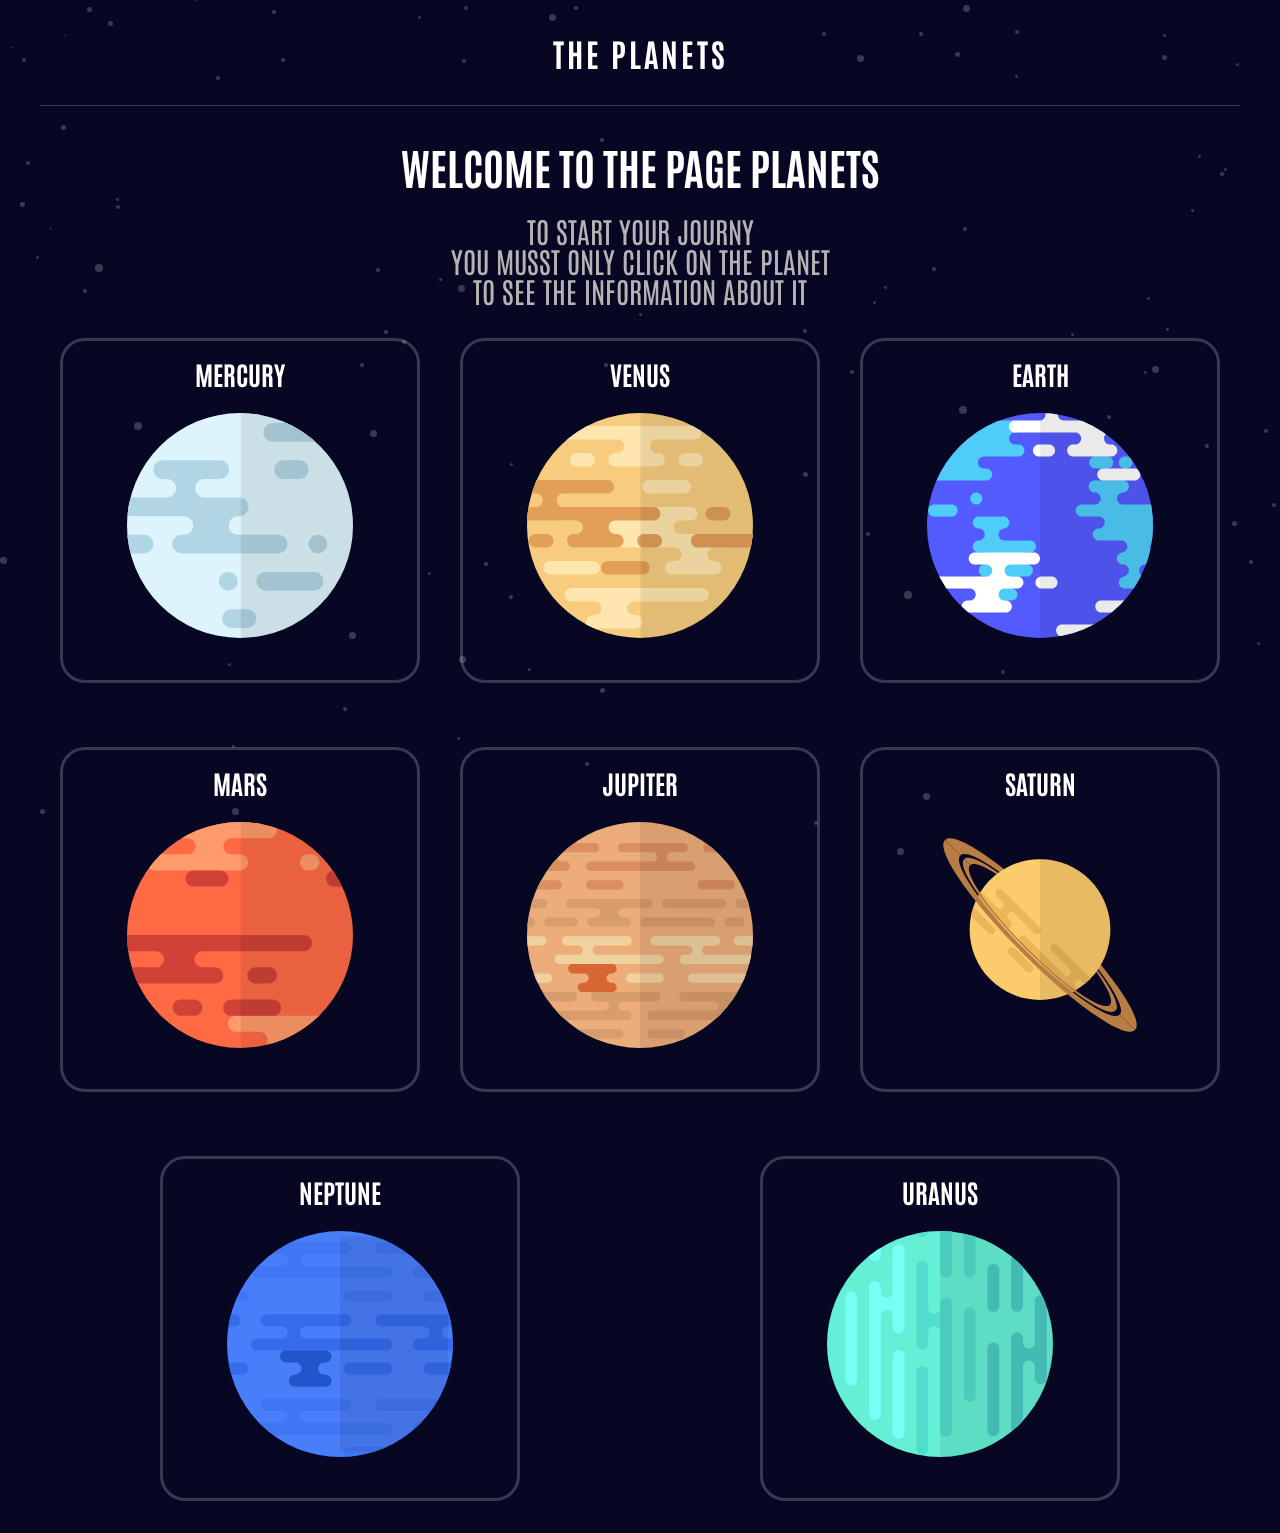
<file: index.html>
<!DOCTYPE html>
<html lang="en">
<head>
    <meta charset="UTF-8">
    <meta name="viewport" content="width=device-width, initial-scale=1.0">
    <meta name="description" content="the main page of the planets website">
    <meta name="author" content="Mohammad Amin Shikhani">
    <link rel="icon" type="image/png" sizes="32x32" href="./imgs/favicon-32x32.png">
    <title>THE PLANETS</title>
    <link rel="stylesheet" href="index.css">
    </head>
<body>
    <div class="background"></div>
    <div class="container">
        <header>
            <h1>THE PLANETS</h1>
        </header>
        <div class="title">
            <h2>welcome to the page planets</h2>
            <p>to start your journy</p>
            <p>you musst only click on the planet</p>
            <p>to see the information about it</p>
        </div>
        <main>
            <section>
                <a href="mercury.html">
                    <h3>mercury</h3>
                    <img src="imgs/planet-mercury.svg" alt="">
                </a>
            </section>
            <section>
                <a href="venus.html">
                    <h3>venus</h3>
                    <img src="imgs/planet-venus.svg" alt="">
                </a>
            </section>
            <section>
                <a href="earth.html">
                    <h3>earth</h3>
                    <img src="imgs/planet-earth.svg" alt="">
                </a>
            </section>
            <section>
                <a href="mars.html">
                    <h3>mars</h3>
                    <img src="imgs/planet-mars.svg" alt="">
                </a>
            </section>
            <section>
                <a href="jupiter.html">
                    <h3>jupiter</h3>
                    <img src="imgs/planet-jupiter.svg" alt="">
                </a>
            </section>
            <section>
                <a href="saturn.html">
                    <h3>saturn</h3>
                    <img src="imgs/planet-saturn.svg" alt="">
                </a>
            </section>
            <section>
                <a href="neptune.html">
                    <h3>neptune</h3>
                    <img src="imgs/planet-neptune.svg" alt="">
                </a>
            </section>
            <section>
                <a href="uranus.html">
                    <h3>uranus</h3>
                    <img src="imgs/planet-uranus.svg" alt="">
                </a>
            </section>
        </main>
    </div>
</body>
</html>
</file>
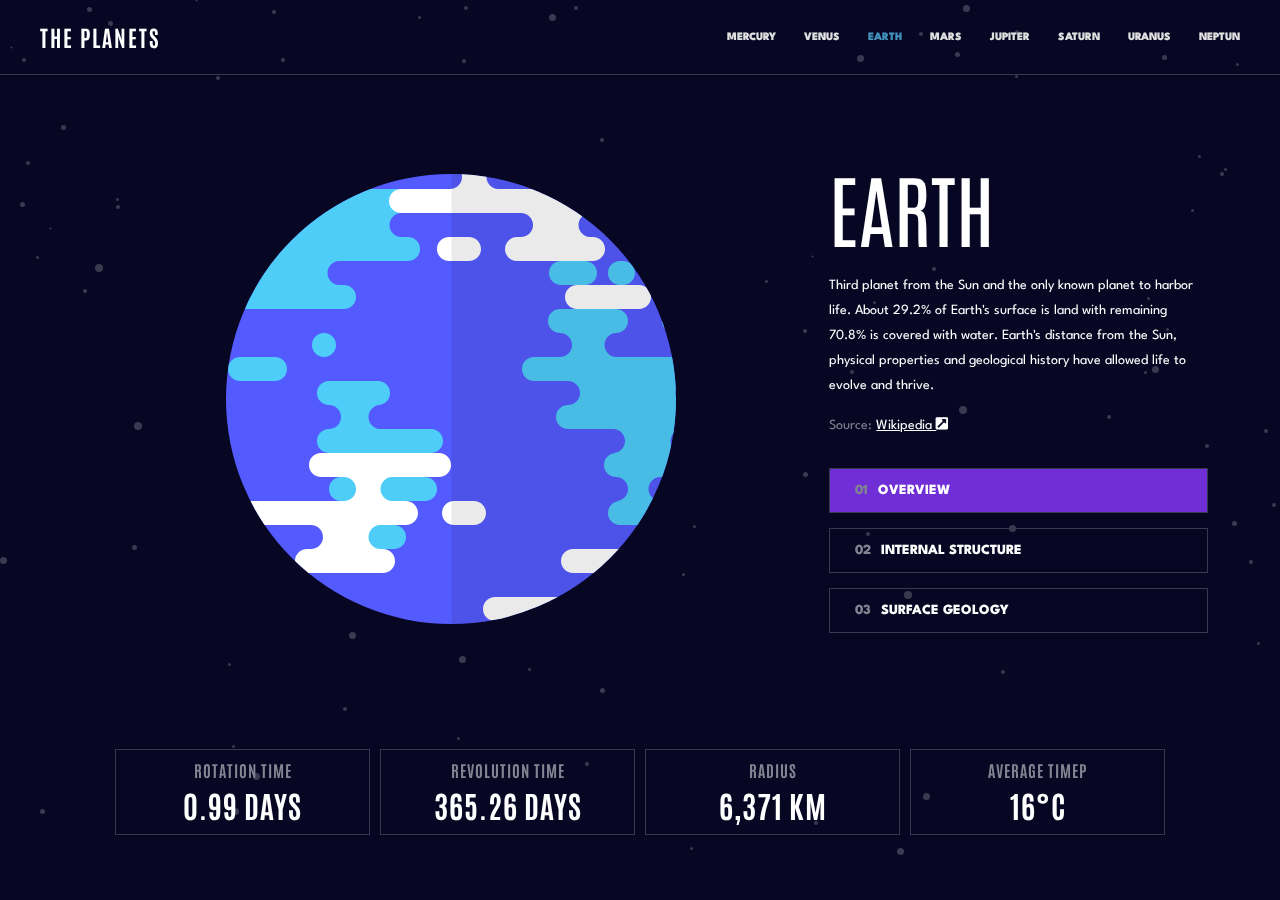
<file: earth.html>
<!DOCTYPE html>
<html lang="en">
<head>
  <meta charset="UTF-8">
  <meta name="viewport" content="width=device-width, initial-scale=1.0">
  <meta name="description" content="information about earth planet">
  <meta name="author" content="Mohammad Amin Shikhani">
  <link rel="icon" type="image/png" sizes="32x32" href="./imgs/favicon-32x32.png">
  <title>EARTH</title>
  <link rel="stylesheet" href="css/main.css">
  <link rel="stylesheet" href="https://cdnjs.cloudflare.com/ajax/libs/font-awesome/5.15.3/css/all.min.css">
</head>
<body>
  <div class="background"></div>
  <header>
    <div class="container">
      <div class="hero">
        <h1>the planets</h1>
      </div>
      <div class="ham_menu hide_desktop"><i class="fas fa-bars fa-2x"></i></div>
      <nav>
        <ul>
          <li><a href="mercury.html">mercury</a></li>
          <li><a href="venus.html">venus</a></li>
          <li><a href="earth.html">earth</a></li>
          <li><a href="mars.html">mars</a></li>
          <li><a href="jupiter.html">jupiter</a></li>
          <li><a href="saturn.html">saturn</a></li>
          <li><a href="uranus.html">uranus</a></li>
          <li><a href="neptune.html">neptun</a></li>
        </ul>
      </nav>
    </div>
  </header>
  <main>
    <div class="planet ">
      <img src="" alt="" class="pla">
      <img src="" alt="" class="geo">
    </div>
    <div class="info">
      <div class="left">
        <h1></h1>
        <div class="planet_info " id="overview"  ></div>
        <div class="planet_info " id="structure" style="display: none;"></div>
        <div class="planet_info"  id="geology"   style="display: none;"></div>
      </div>
      <div class="buttons">
        <div class="overview"><span>01</span>overview</div>
        <div class="structure"><span>02</span>internal structure</div>
        <div class="geology"><span>03</span>surface geology</div>
      </div>
    </div>
  </main>
  <div class="boxes">
    <div class="box rotation">
      <h3>rotation time</h3>
      <h2></h2>
    </div>
    <div class="box revolution">
      <h3>revolution time</h3>
      <h2></h2>
    </div>
    <div class="box radius">
      <h3>radius</h3>
      <h2></h2>
    </div>
    <div class="box temperature">
      <h3>average timep</h3>
      <h2></h2>
    </div>
  </div>
  <script src="https://cdnjs.cloudflare.com/ajax/libs/jquery/3.6.0/jquery.min.js"></script>
  <script src="https://cdnjs.cloudflare.com/ajax/libs/gsap/3.7.1/gsap.min.js"></script>
  <script src="js/main.js"></script>
</body>
</html>
</file>
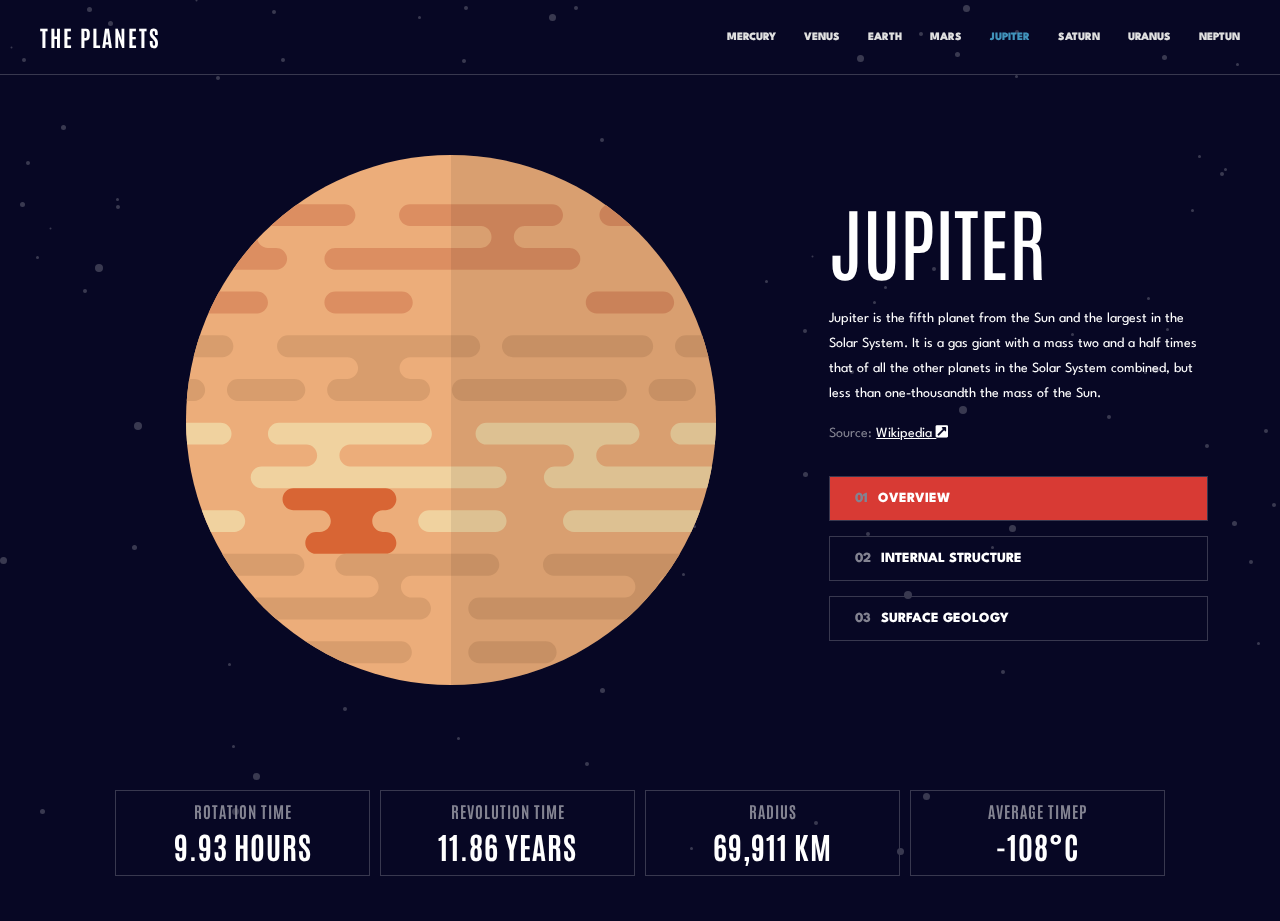
<file: jupiter.html>
<!DOCTYPE html>
<html lang="en">
<head>
  <meta charset="UTF-8">
  <meta name="viewport" content="width=device-width, initial-scale=1.0">
  <meta name="description" content="information about jupiter planet">
  <meta name="author" content="Mohammad Amin Shikhani">
  <link rel="icon" type="image/png" sizes="32x32" href="./imgs/favicon-32x32.png">
  <title>JUPITER</title>
  <link rel="stylesheet" href="css/main.css">
  <link rel="stylesheet" href="https://cdnjs.cloudflare.com/ajax/libs/font-awesome/5.15.3/css/all.min.css">
</head>
<body>
  <div class="background"></div>
  <header>
    <div class="container">
      <div class="hero">
        <h1>the planets</h1>
      </div>
      <div class="ham_menu hide_desktop"><i class="fas fa-bars fa-2x"></i></div>
      <nav>
        <ul>
          <li><a href="mercury.html">mercury</a></li>
          <li><a href="venus.html">venus</a></li>
          <li><a href="earth.html">earth</a></li>
          <li><a href="mars.html">mars</a></li>
          <li><a href="jupiter.html">jupiter</a></li>
          <li><a href="saturn.html">saturn</a></li>
          <li><a href="uranus.html">uranus</a></li>
          <li><a href="neptune.html">neptun</a></li>
        </ul>
      </nav>
    </div>
  </header>
  <main>
    <div class="planet ">
      <img src="" alt="" class="pla">
      <img src="" alt="" class="geo">
    </div>
    <div class="info">
      <div class="left">
        <h1></h1>
        <div class="planet_info " id="overview"  ></div>
        <div class="planet_info " id="structure" style="display: none;"></div>
        <div class="planet_info"  id="geology"   style="display: none;"></div>
      </div>
      <div class="buttons">
        <div class="overview"><span>01</span>overview</div>
        <div class="structure"><span>02</span>internal structure</div>
        <div class="geology"><span>03</span>surface geology</div>
      </div>
    </div>
  </main>
  <div class="boxes">
    <div class="box rotation">
      <h3>rotation time</h3>
      <h2></h2>
    </div>
    <div class="box revolution">
      <h3>revolution time</h3>
      <h2></h2>
    </div>
    <div class="box radius">
      <h3>radius</h3>
      <h2></h2>
    </div>
    <div class="box temperature">
      <h3>average timep</h3>
      <h2></h2>
    </div>
  </div>
  <script src="https://cdnjs.cloudflare.com/ajax/libs/jquery/3.6.0/jquery.min.js"></script>
  <script src="https://cdnjs.cloudflare.com/ajax/libs/gsap/3.7.1/gsap.min.js"></script>
  <script src="js/main.js"></script>
</body>
</html>
</file>
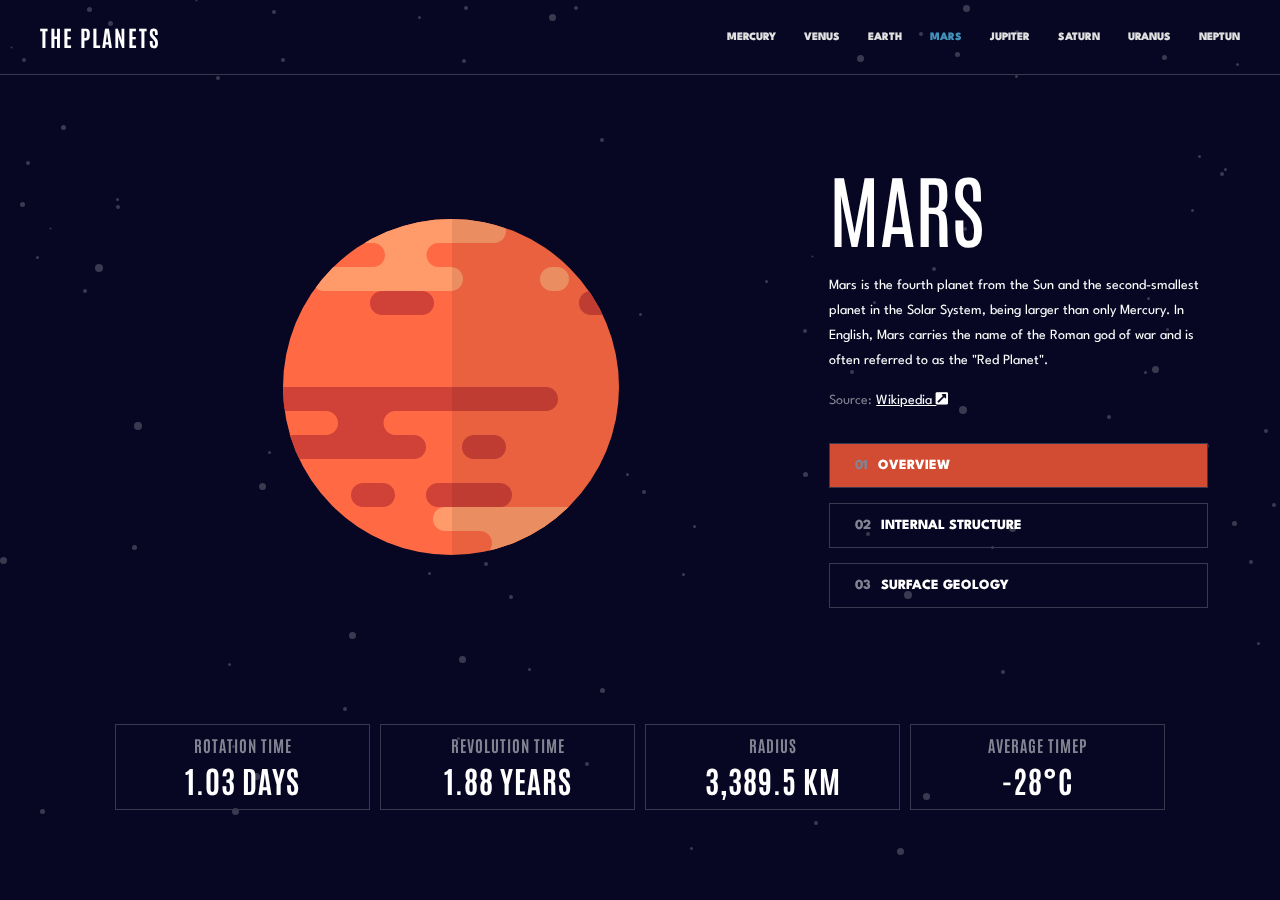
<file: mars.html>
<!DOCTYPE html>
<html lang="en">
<head>
  <meta charset="UTF-8">
  <meta name="viewport" content="width=device-width, initial-scale=1.0">
  <meta name="description" content="information about mars planet">
  <meta name="author" content="Mohammad Amin Shikhani">
  <link rel="icon" type="image/png" sizes="32x32" href="./imgs/favicon-32x32.png">
  <title>MARS</title>
  <link rel="stylesheet" href="css/main.css">
  <link rel="stylesheet" href="https://cdnjs.cloudflare.com/ajax/libs/font-awesome/5.15.3/css/all.min.css">
</head>
<body>
  <div class="background"></div>
  <header>
    <div class="container">
      <div class="hero">
        <h1>the planets</h1>
      </div>
      <div class="ham_menu hide_desktop"><i class="fas fa-bars fa-2x"></i></div>
      <nav>
        <ul>
          <li><a href="mercury.html">mercury</a></li>
          <li><a href="venus.html">venus</a></li>
          <li><a href="earth.html">earth</a></li>
          <li><a href="mars.html">mars</a></li>
          <li><a href="jupiter.html">jupiter</a></li>
          <li><a href="saturn.html">saturn</a></li>
          <li><a href="uranus.html">uranus</a></li>
          <li><a href="neptune.html">neptun</a></li>
        </ul>
      </nav>
    </div>
  </header>
  <main>
    <div class="planet ">
      <img src="" alt="" class="pla">
      <img src="" alt="" class="geo">
    </div>
    <div class="info">
      <div class="left">
        <h1></h1>
        <div class="planet_info " id="overview"  ></div>
        <div class="planet_info " id="structure" style="display: none;"></div>
        <div class="planet_info"  id="geology"   style="display: none;"></div>
      </div>
      <div class="buttons">
        <div class="overview"><span>01</span>overview</div>
        <div class="structure"><span>02</span>internal structure</div>
        <div class="geology"><span>03</span>surface geology</div>
      </div>
    </div>
  </main>
  <div class="boxes">
    <div class="box rotation">
      <h3>rotation time</h3>
      <h2></h2>
    </div>
    <div class="box revolution">
      <h3>revolution time</h3>
      <h2></h2>
    </div>
    <div class="box radius">
      <h3>radius</h3>
      <h2></h2>
    </div>
    <div class="box temperature">
      <h3>average timep</h3>
      <h2></h2>
    </div>
  </div>
  <script src="https://cdnjs.cloudflare.com/ajax/libs/jquery/3.6.0/jquery.min.js"></script>
  <script src="https://cdnjs.cloudflare.com/ajax/libs/gsap/3.7.1/gsap.min.js"></script>
  <script src="js/main.js"></script>
</body>
</html>
</file>
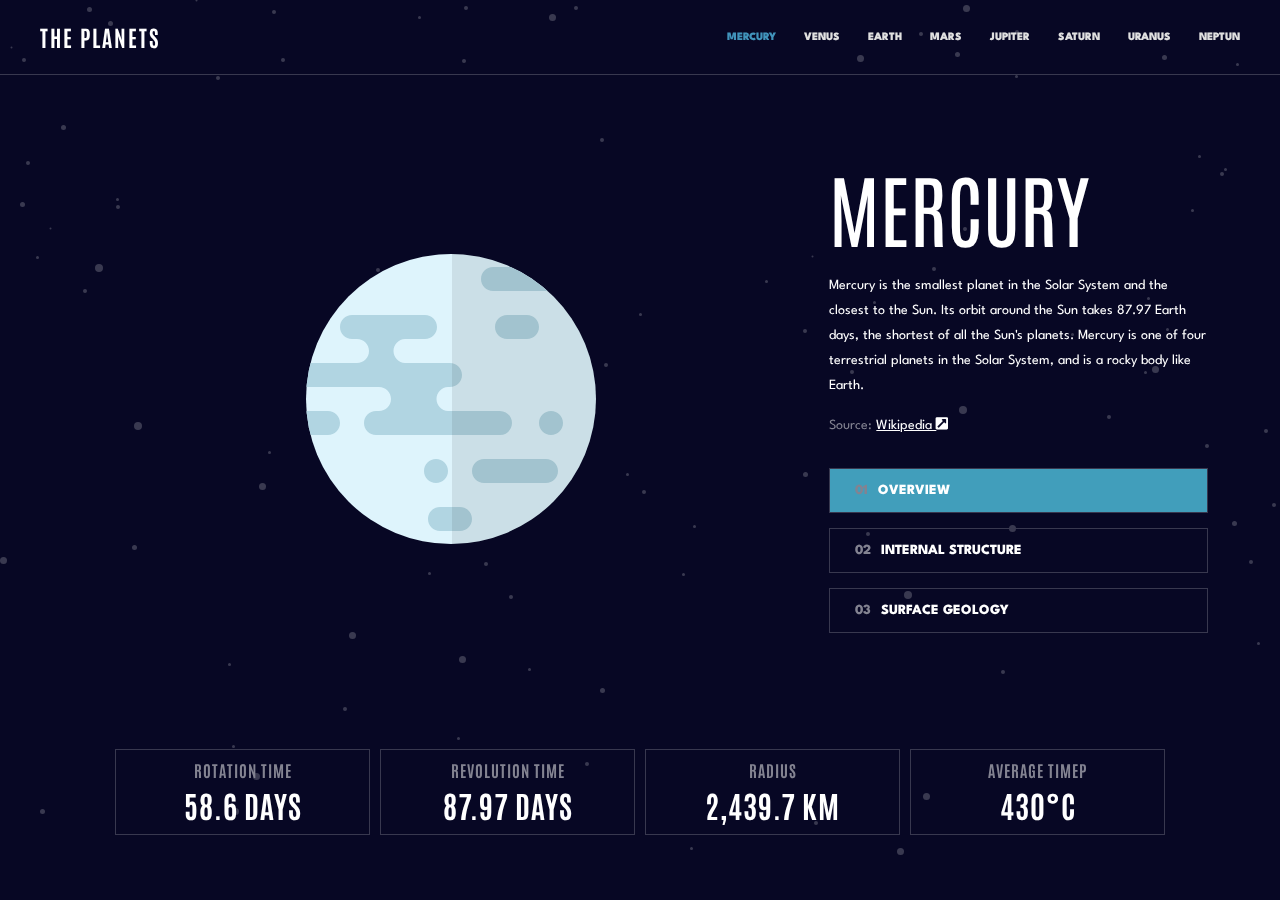
<file: mercury.html>
<!DOCTYPE html>
<html lang="en">
<head>
  <meta charset="UTF-8">
  <meta name="viewport" content="width=device-width, initial-scale=1.0">
  <meta name="description" content="information about mercury planet">
  <meta name="author" content="Mohammad Amin Shikhani">
  <link rel="icon" type="image/png" sizes="32x32" href="./imgs/favicon-32x32.png">
  <title>MERCURY</title>
  <link rel="stylesheet" href="css/main.css">
  <link rel="stylesheet" href="https://cdnjs.cloudflare.com/ajax/libs/font-awesome/5.15.3/css/all.min.css">
</head>
<body>
  <div class="background"></div>
  <header>
    <div class="container">
      <div class="hero">
        <h1>the planets</h1>
      </div>
      <div class="ham_menu hide_desktop"><i class="fas fa-bars fa-2x"></i></div>
      <nav>
        <ul>
          <li><a href="mercury.html">mercury</a></li>
          <li><a href="venus.html">venus</a></li>
          <li><a href="earth.html">earth</a></li>
          <li><a href="mars.html">mars</a></li>
          <li><a href="jupiter.html">jupiter</a></li>
          <li><a href="saturn.html">saturn</a></li>
          <li><a href="uranus.html">uranus</a></li>
          <li><a href="neptune.html">neptun</a></li>
        </ul>
      </nav>
    </div>
  </header>
  <main>
    <div class="planet ">
      <img src="" alt="" class="pla">
      <img src="" alt="" class="geo">
    </div>
    <div class="info">
      <div class="left">
        <h1></h1>
        <div class="planet_info " id="overview"  ></div>
        <div class="planet_info " id="structure" style="display: none;"></div>
        <div class="planet_info"  id="geology"   style="display: none;"></div>
      </div>
      <div class="buttons">
        <div class="overview"><span>01</span>overview</div>
        <div class="structure"><span>02</span>internal structure</div>
        <div class="geology"><span>03</span>surface geology</div>
      </div>
    </div>
  </main>
  <div class="boxes">
    <div class="box rotation">
      <h3>rotation time</h3>
      <h2></h2>
    </div>
    <div class="box revolution">
      <h3>revolution time</h3>
      <h2></h2>
    </div>
    <div class="box radius">
      <h3>radius</h3>
      <h2></h2>
    </div>
    <div class="box temperature">
      <h3>average timep</h3>
      <h2></h2>
    </div>
  </div>
  <script src="https://cdnjs.cloudflare.com/ajax/libs/jquery/3.6.0/jquery.min.js"></script>
  <script src="https://cdnjs.cloudflare.com/ajax/libs/gsap/3.7.1/gsap.min.js"></script>
  <script src="js/main.js"></script>
</body>
</html>
</file>
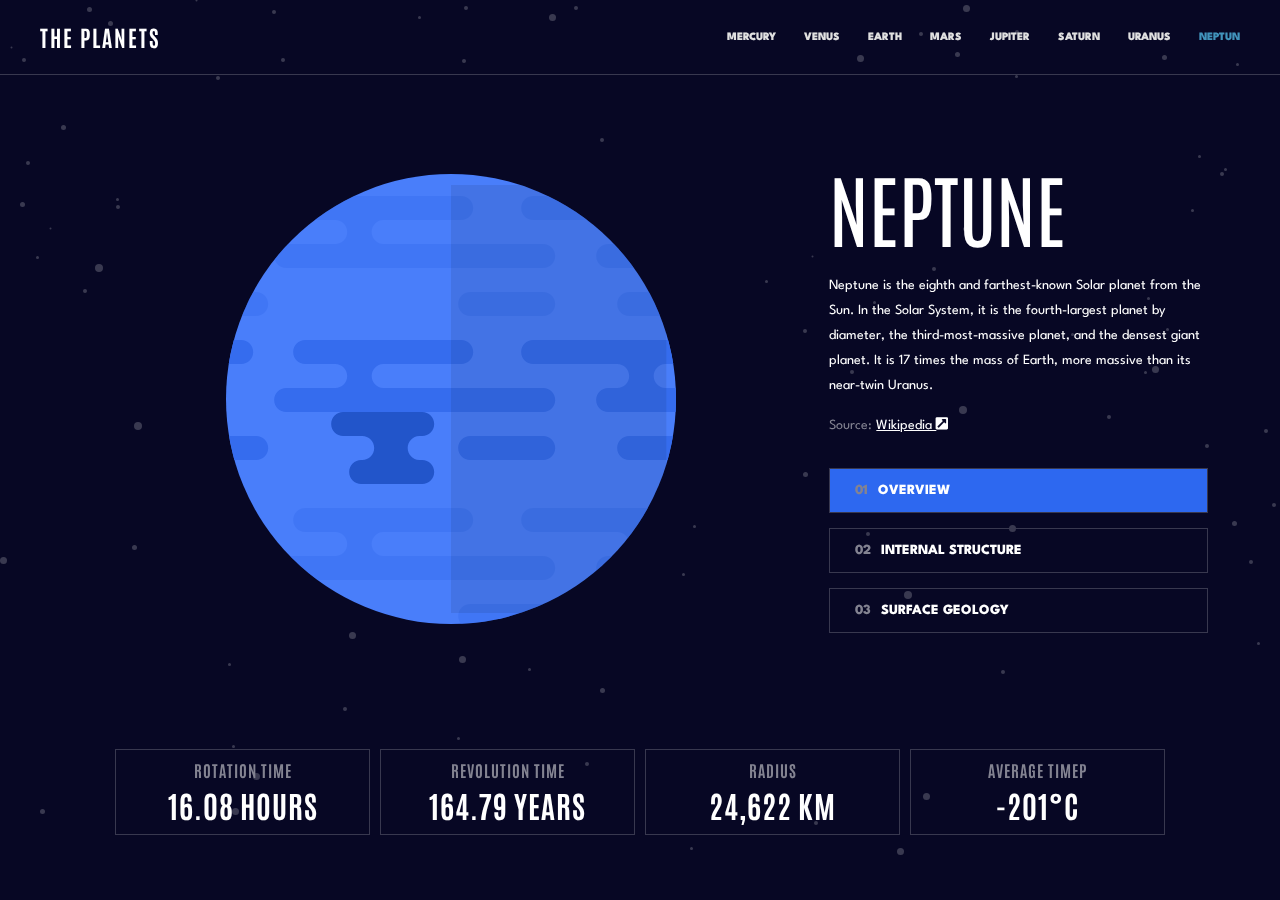
<file: neptune.html>
<!DOCTYPE html>
<html lang="en">
<head>
  <meta charset="UTF-8">
  <meta name="viewport" content="width=device-width, initial-scale=1.0">
  <meta name="description" content="information about neptune planet">
  <meta name="author" content="Mohammad Amin Shikhani">
  <link rel="icon" type="image/png" sizes="32x32" href="./imgs/favicon-32x32.png">
  <title>NEPTUNE</title>
  <link rel="stylesheet" href="css/main.css">
  <link rel="stylesheet" href="https://cdnjs.cloudflare.com/ajax/libs/font-awesome/5.15.3/css/all.min.css">
</head>
<body>
  <div class="background"></div>
  <header>
    <div class="container">
      <div class="hero">
        <h1>the planets</h1>
      </div>
      <div class="ham_menu hide_desktop"><i class="fas fa-bars fa-2x"></i></div>
      <nav>
        <ul>
          <li><a href="mercury.html">mercury</a></li>
          <li><a href="venus.html">venus</a></li>
          <li><a href="earth.html">earth</a></li>
          <li><a href="mars.html">mars</a></li>
          <li><a href="jupiter.html">jupiter</a></li>
          <li><a href="saturn.html">saturn</a></li>
          <li><a href="uranus.html">uranus</a></li>
          <li><a href="neptune.html">neptun</a></li>
        </ul>
      </nav>
    </div>
  </header>
  <main>
    <div class="planet ">
      <img src="" alt="" class="pla">
      <img src="" alt="" class="geo">
    </div>
    <div class="info">
      <div class="left">
        <h1></h1>
        <div class="planet_info " id="overview"  ></div>
        <div class="planet_info " id="structure" style="display: none;"></div>
        <div class="planet_info"  id="geology"   style="display: none;"></div>
      </div>
      <div class="buttons">
        <div class="overview"><span>01</span>overview</div>
        <div class="structure"><span>02</span>internal structure</div>
        <div class="geology"><span>03</span>surface geology</div>
      </div>
    </div>
  </main>
  <div class="boxes">
    <div class="box rotation">
      <h3>rotation time</h3>
      <h2></h2>
    </div>
    <div class="box revolution">
      <h3>revolution time</h3>
      <h2></h2>
    </div>
    <div class="box radius">
      <h3>radius</h3>
      <h2></h2>
    </div>
    <div class="box temperature">
      <h3>average timep</h3>
      <h2></h2>
    </div>
  </div>
  <script src="https://cdnjs.cloudflare.com/ajax/libs/jquery/3.6.0/jquery.min.js"></script>
  <script src="https://cdnjs.cloudflare.com/ajax/libs/gsap/3.7.1/gsap.min.js"></script>
  <script src="js/main.js"></script>
</body>
</html>
</file>
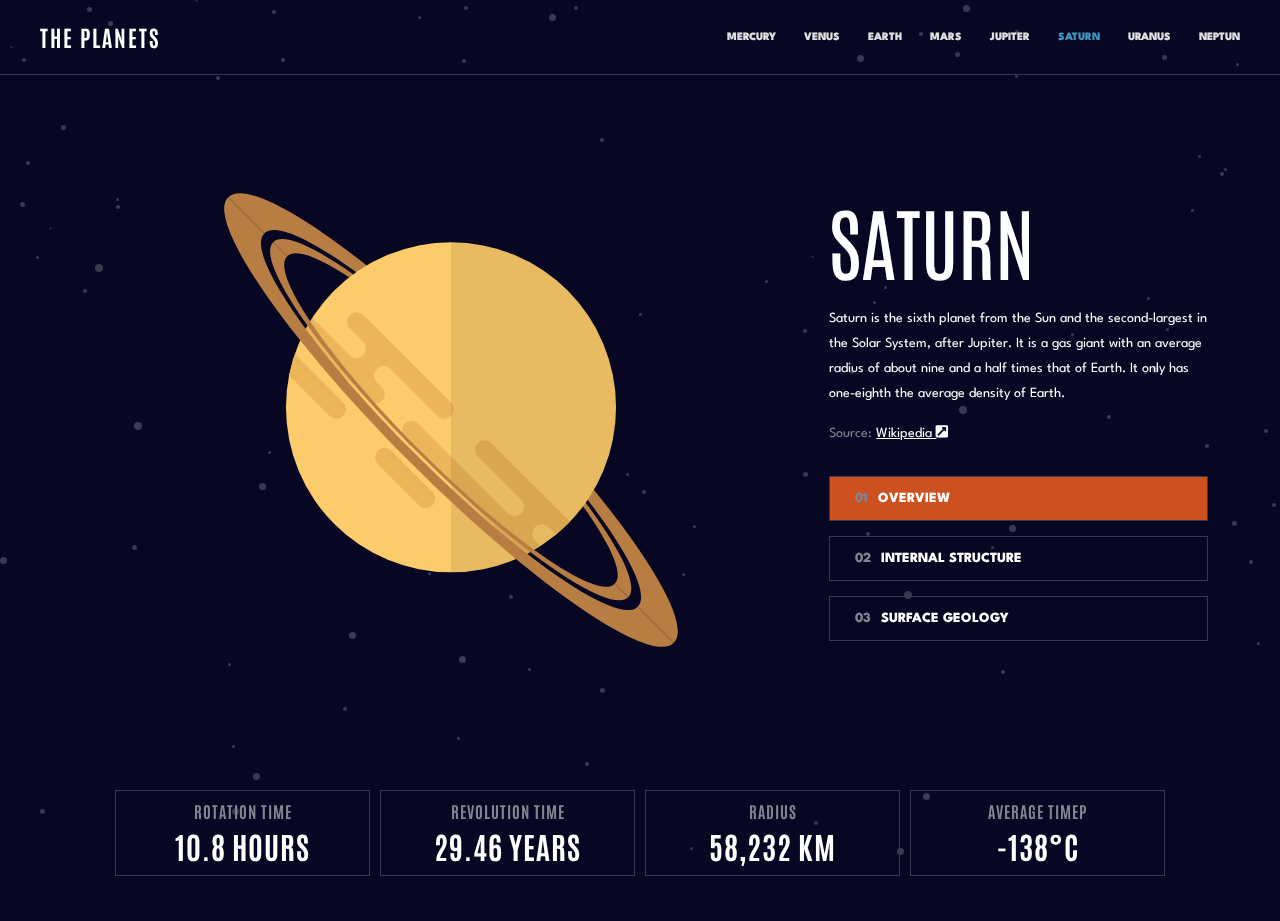
<file: saturn.html>
<!DOCTYPE html>
<html lang="en">
<head>
  <meta charset="UTF-8">
  <meta name="viewport" content="width=device-width, initial-scale=1.0">
  <meta name="description" content="information about saturn planet">
  <meta name="author" content="Mohammad Amin Shikhani">
  <link rel="icon" type="image/png" sizes="32x32" href="./imgs/favicon-32x32.png">
  <title>SATURN</title>
  <link rel="stylesheet" href="css/main.css">
  <link rel="stylesheet" href="https://cdnjs.cloudflare.com/ajax/libs/font-awesome/5.15.3/css/all.min.css">
</head>
<body>
  <div class="background"></div>
  <header>
    <div class="container">
      <div class="hero">
        <h1>the planets</h1>
      </div>
      <div class="ham_menu hide_desktop"><i class="fas fa-bars fa-2x"></i></div>
      <nav>
        <ul>
          <li><a href="mercury.html">mercury</a></li>
          <li><a href="venus.html">venus</a></li>
          <li><a href="earth.html">earth</a></li>
          <li><a href="mars.html">mars</a></li>
          <li><a href="jupiter.html">jupiter</a></li>
          <li><a href="saturn.html">saturn</a></li>
          <li><a href="uranus.html">uranus</a></li>
          <li><a href="neptune.html">neptun</a></li>
        </ul>
      </nav>
    </div>
  </header>
  <main>
    <div class="planet ">
      <img src="" alt="" class="pla">
      <img src="" alt="" class="geo">
    </div>
    <div class="info">
      <div class="left">
        <h1></h1>
        <div class="planet_info " id="overview"  ></div>
        <div class="planet_info " id="structure" style="display: none;"></div>
        <div class="planet_info"  id="geology"   style="display: none;"></div>
      </div>
      <div class="buttons">
        <div class="overview"><span>01</span>overview</div>
        <div class="structure"><span>02</span>internal structure</div>
        <div class="geology"><span>03</span>surface geology</div>
      </div>
    </div>
  </main>
  <div class="boxes">
    <div class="box rotation">
      <h3>rotation time</h3>
      <h2></h2>
    </div>
    <div class="box revolution">
      <h3>revolution time</h3>
      <h2></h2>
    </div>
    <div class="box radius">
      <h3>radius</h3>
      <h2></h2>
    </div>
    <div class="box temperature">
      <h3>average timep</h3>
      <h2></h2>
    </div>
  </div>
  <script src="https://cdnjs.cloudflare.com/ajax/libs/jquery/3.6.0/jquery.min.js"></script>
  <script src="https://cdnjs.cloudflare.com/ajax/libs/gsap/3.7.1/gsap.min.js"></script>
  <script src="js/main.js"></script>
</body>
</html>
</file>
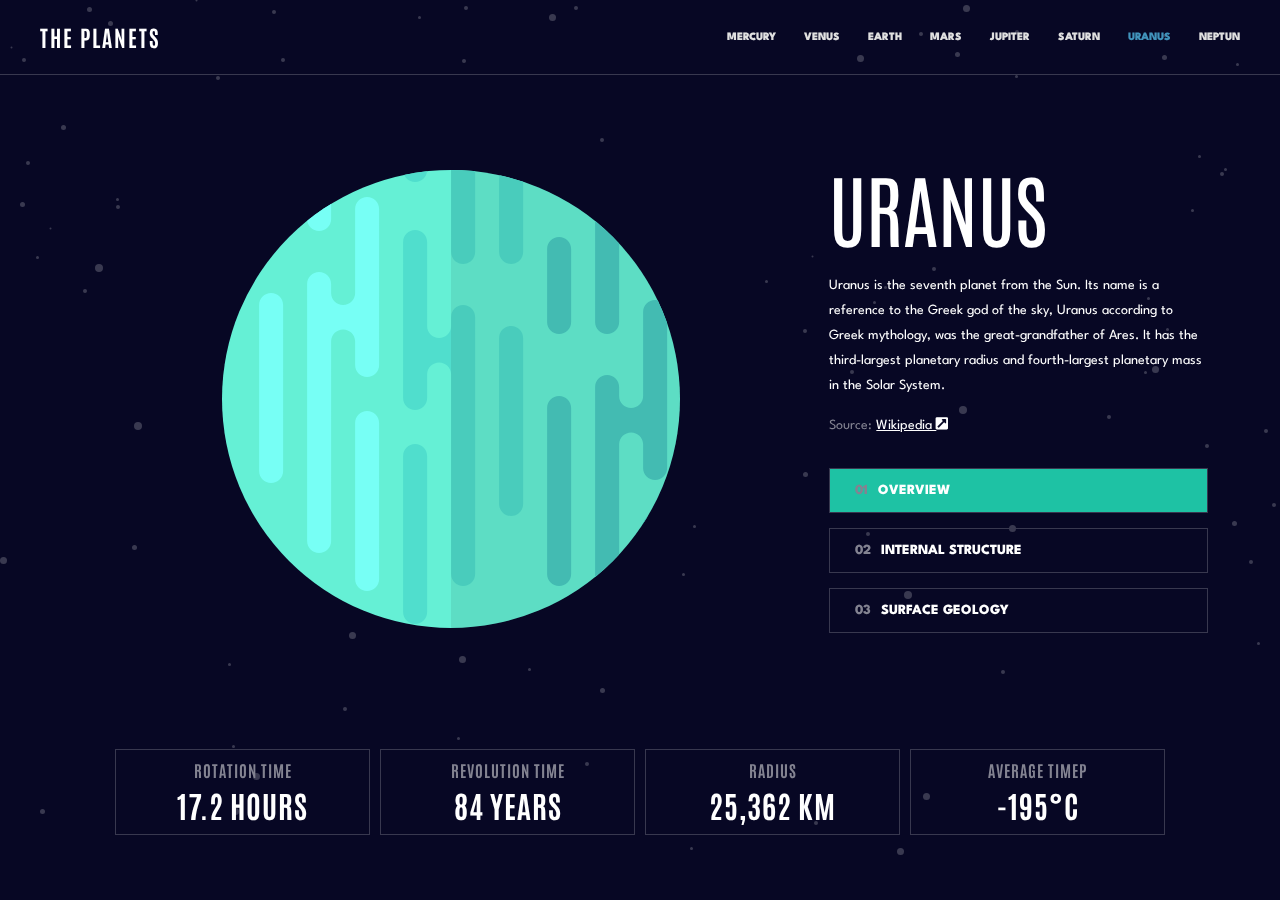
<file: uranus.html>
<!DOCTYPE html>
<html lang="en">
<head>
  <meta charset="UTF-8">
  <meta name="viewport" content="width=device-width, initial-scale=1.0">
  <meta name="description" content="information about uranus planet">
  <meta name="author" content="Mohammad Amin Shikhani">
  <link rel="icon" type="image/png" sizes="32x32" href="./imgs/favicon-32x32.png">
  <title>URANUS</title>
  <link rel="stylesheet" href="css/main.css">
  <link rel="stylesheet" href="https://cdnjs.cloudflare.com/ajax/libs/font-awesome/5.15.3/css/all.min.css">
</head>
<body>
  <div class="background"></div>
  <header>
    <div class="container">
      <div class="hero">
        <h1>the planets</h1>
      </div>
      <div class="ham_menu hide_desktop"><i class="fas fa-bars fa-2x"></i></div>
      <nav>
        <ul>
          <li><a href="mercury.html">mercury</a></li>
          <li><a href="venus.html">venus</a></li>
          <li><a href="earth.html">earth</a></li>
          <li><a href="mars.html">mars</a></li>
          <li><a href="jupiter.html">jupiter</a></li>
          <li><a href="saturn.html">saturn</a></li>
          <li><a href="uranus.html">uranus</a></li>
          <li><a href="neptune.html">neptun</a></li>
        </ul>
      </nav>
    </div>
  </header>
  <main>
    <div class="planet ">
      <img src="" alt="" class="pla">
      <img src="" alt="" class="geo">
    </div>
    <div class="info">
      <div class="left">
        <h1></h1>
        <div class="planet_info " id="overview"  ></div>
        <div class="planet_info " id="structure" style="display: none;"></div>
        <div class="planet_info"  id="geology"   style="display: none;"></div>
      </div>
      <div class="buttons">
        <div class="overview"><span>01</span>overview</div>
        <div class="structure"><span>02</span>internal structure</div>
        <div class="geology"><span>03</span>surface geology</div>
      </div>
    </div>
  </main>
  <div class="boxes">
    <div class="box rotation">
      <h3>rotation time</h3>
      <h2></h2>
    </div>
    <div class="box revolution">
      <h3>revolution time</h3>
      <h2></h2>
    </div>
    <div class="box radius">
      <h3>radius</h3>
      <h2></h2>
    </div>
    <div class="box temperature">
      <h3>average timep</h3>
      <h2></h2>
    </div>
  </div>
  <script src="https://cdnjs.cloudflare.com/ajax/libs/jquery/3.6.0/jquery.min.js"></script>
  <script src="https://cdnjs.cloudflare.com/ajax/libs/gsap/3.7.1/gsap.min.js"></script>
  <script src="js/main.js"></script>
</body>
</html>
</file>
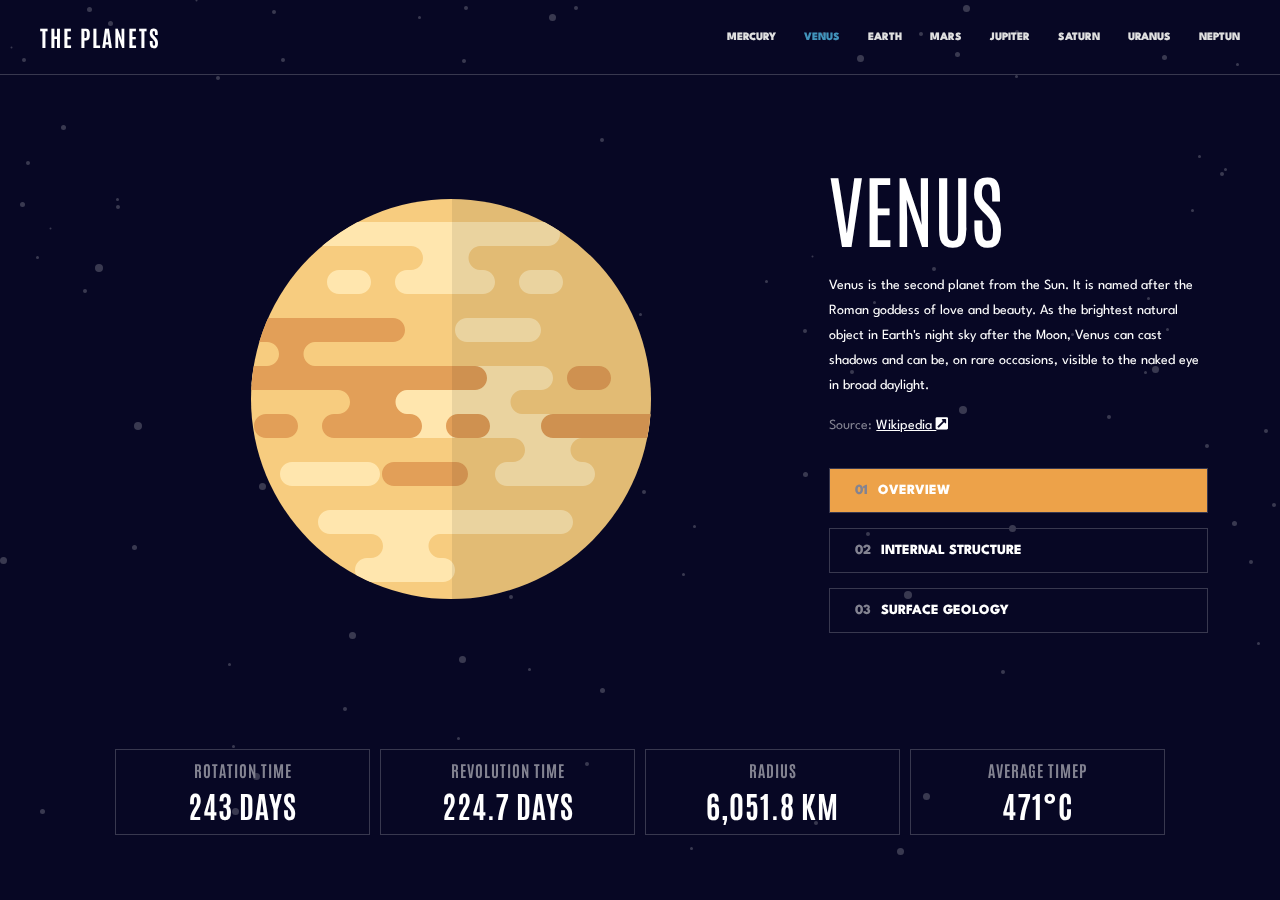
<file: venus.html>
<!DOCTYPE html>
<html lang="en">
<head>
  <meta charset="UTF-8">
  <meta name="viewport" content="width=device-width, initial-scale=1.0">
  <meta name="description" content="information about venus planet">
  <meta name="author" content="Mohammad Amin Shikhani">
  <link rel="icon" type="image/png" sizes="32x32" href="./imgs/favicon-32x32.png">
  <title>VENUS</title>
  <link rel="stylesheet" href="css/main.css">
  <link rel="stylesheet" href="https://cdnjs.cloudflare.com/ajax/libs/font-awesome/5.15.3/css/all.min.css">
</head>
<body>
  <div class="background"></div>
  <header>
    <div class="container">
      <div class="hero">
        <h1>the planets</h1>
      </div>
      <div class="ham_menu hide_desktop"><i class="fas fa-bars fa-2x"></i></div>
      <nav>
        <ul>
          <li><a href="mercury.html">mercury</a></li>
          <li><a href="venus.html">venus</a></li>
          <li><a href="earth.html">earth</a></li>
          <li><a href="mars.html">mars</a></li>
          <li><a href="jupiter.html">jupiter</a></li>
          <li><a href="saturn.html">saturn</a></li>
          <li><a href="uranus.html">uranus</a></li>
          <li><a href="neptune.html">neptun</a></li>
        </ul>
      </nav>
    </div>
  </header>
  <main>
    <div class="planet ">
      <img src="" alt="" class="pla">
      <img src="" alt="" class="geo">
    </div>
    <div class="info">
      <div class="left">
        <h1></h1>
        <div class="planet_info " id="overview"  ></div>
        <div class="planet_info " id="structure" style="display: none;"></div>
        <div class="planet_info"  id="geology"   style="display: none;"></div>
      </div>
      <div class="buttons">
        <div class="overview"><span>01</span>overview</div>
        <div class="structure"><span>02</span>internal structure</div>
        <div class="geology"><span>03</span>surface geology</div>
      </div>
    </div>
  </main>
  <div class="boxes">
    <div class="box rotation">
      <h3>rotation time</h3>
      <h2></h2>
    </div>
    <div class="box revolution">
      <h3>revolution time</h3>
      <h2></h2>
    </div>
    <div class="box radius">
      <h3>radius</h3>
      <h2></h2>
    </div>
    <div class="box temperature">
      <h3>average timep</h3>
      <h2></h2>
    </div>
  </div>
  <script src="https://cdnjs.cloudflare.com/ajax/libs/jquery/3.6.0/jquery.min.js"></script>
  <script src="https://cdnjs.cloudflare.com/ajax/libs/gsap/3.7.1/gsap.min.js"></script>
  <script src="js/main.js"></script>
</body>
</html>
</file>
<file: index.css>
@import url('https://fonts.googleapis.com/css2?family=Antonio:wght@100&display=swap');
*{
    margin: 0;
    padding: 0;
    -webkit-box-sizing: border-box;
            box-sizing: border-box;
}
body {
    background-color: #070724;
    font-family: 'Antonio', sans-serif;
}
.background{
    background-image: url(imgs/background-stars.svg);
    position: fixed;
    top: 0;
    left: 0;
    width: 100%;
    height: 100%;
    z-index: -1;
}
.title {
    text-align: center;
    text-transform: uppercase;
    font-size: 1.4rem;
}
.title h2 {
    padding-bottom: .5em;
    color: white;
}
.title p {
    line-height: 30px;
    color: rgb(180, 180, 180);
}
header {
    border-bottom: 1px solid hsla(0, 0%, 100%, 0.2);
    margin-bottom: 2em;
}
header h1 {
    color: white;
    text-align: center;
    padding: 1em 0;
    letter-spacing: 3px;
    -webkit-user-select: none;
        -moz-user-select: none;
            -ms-user-select: none;
                user-select: none;
}
section {
    width: 90%;
    margin: 2em auto;
    padding: 1em;
    text-align: center;
    border: 3px solid hsla(0, 0%, 100%, 0.2);
    border-radius: 25px;
}
section:hover {
    background-color: #0b0b3d70;
}
section a {
    color: white;
    text-decoration: none;
    text-transform: uppercase;
    font-size: 1.4rem;
}
section img {
    width: 70%;
    margin: 1em 0;
}
@media (min-width: 600px) and (max-width: 1000px) {
    main {
        display: -webkit-box;
        display: -ms-flexbox;
        display: flex;
        -ms-flex-wrap: wrap;
        flex-wrap: wrap;
    }
    section {
        width: 45%;
    }
}
@media (min-width: 1000px) and (max-width: 2000px) {
    .title {
        font-size: 1.8rem;
    }
    main {
        display: -webkit-box;
        display: -ms-flexbox;
        display: flex;
        -ms-flex-wrap: wrap;
        flex-wrap: wrap;
    }
    section {
        width: 30%;
    }
}
@media (min-width: 1200px) {
    .container {
        max-width: 1200px;
        margin: auto;
    }
}
</file>
<file: css/main.css>
@import url("https://fonts.googleapis.com/css2?family=Antonio:wght@100&display=swap");
@import url("https://fonts.googleapis.com/css2?family=Spartan:wght@400;600&display=swap");
* {
  margin: 0;
  padding: 0;
  -webkit-box-sizing: border-box;
          box-sizing: border-box;
}

ul {
  list-style-type: none;
}

.hide_desktop {
  display: none;
  color: white;
}

body {
  background-color: #070724;
}

body .background {
  background-image: url(../imgs/background-stars.svg);
  position: fixed;
  top: 0;
  left: 0;
  width: 100%;
  height: 100%;
  z-index: -1;
}

header {
  text-transform: uppercase;
  font-size: .7rem;
  padding: 2em;
  border-bottom: 0.5px solid rgba(255, 255, 255, 0.2);
}

header .container {
  max-width: 1200px;
  margin: auto;
  display: -webkit-box;
  display: -ms-flexbox;
  display: flex;
  -webkit-box-pack: justify;
      -ms-flex-pack: justify;
          justify-content: space-between;
  -webkit-box-align: center;
      -ms-flex-align: center;
          align-items: center;
}

header .container .hero h1 {
  color: white;
  font-family: 'Antonio', sans-serif;
  letter-spacing: 2px;
  -webkit-user-select: none;
     -moz-user-select: none;
      -ms-user-select: none;
          user-select: none;
}

header .container .ham_menu {
  cursor: pointer;
}

header .container nav {
  font-family: 'Spartan', sans-serif;
}

header .container nav ul {
  display: -webkit-box;
  display: -ms-flexbox;
  display: flex;
}

header .container nav ul li {
  margin-left: 2.5em;
}

header .container nav ul li a {
  color: #e0e0e0;
  font-weight: 900;
  text-decoration: none;
}

header .container nav ul li a:hover {
  color: #4193bb;
  -webkit-transition: .5s;
  transition: .5s;
}

main {
  max-width: 1200px;
  margin: auto;
  display: -webkit-box;
  display: -ms-flexbox;
  display: flex;
  -webkit-box-align: center;
      -ms-flex-align: center;
          align-items: center;
  padding: 5em 2em 6em;
  overflow: hidden;
}

main .planet {
  -webkit-box-flex: 2;
      -ms-flex: 2;
          flex: 2;
  text-align: center;
  position: relative;
}

main .planet .pla {
  max-width: 70%;
}

main .planet .geo {
  position: absolute;
  left: 40%;
  top: 80%;
  display: none;
  max-width: 20%;
}

main .info {
  -webkit-box-flex: 1;
      -ms-flex: 1;
          flex: 1;
  color: white;
}

main .info h1 {
  font: 400 80px 'Antonio', sans-serif;
  text-transform: uppercase;
  padding-bottom: 15px;
}

main .info .planet_info {
  font: 14px 'Spartan', sans-serif;
  line-height: 25px;
}

main .info .source {
  padding: 15px 0;
  color: #838391;
}

main .info .source a {
  color: #fff;
  font-family: 'Spartan', sans-serif;
}

main .info .source a:hover {
  color: #38384f;
  -webkit-transition: .5s;
  transition: .5s;
}

main .info .buttons div {
  border: 1px solid #38384f;
  padding: 15px;
  margin: 15px 0;
  font: 800 14px 'Spartan', sans-serif;
  text-transform: uppercase;
  -webkit-user-select: none;
     -moz-user-select: none;
      -ms-user-select: none;
          user-select: none;
  cursor: pointer;
}

main .info .buttons div span {
  padding: 10px;
  color: #838391;
}

main .info .buttons div:hover {
  background-color: #38384f;
  -webkit-transition: .5s;
  transition: .5s;
}

.boxes {
  max-width: 1200px;
  margin: 0 auto 40px;
  display: -webkit-box;
  display: -ms-flexbox;
  display: flex;
  -ms-flex-wrap: wrap;
      flex-wrap: wrap;
  -webkit-box-pack: center;
      -ms-flex-pack: center;
          justify-content: center;
  font-family: 'Antonio', sans-serif;
  text-transform: uppercase;
  letter-spacing: 1px;
  color: white;
}

.boxes .box {
  text-align: center;
  min-width: 255px;
  margin: 5px;
  padding: 10px;
  border: 1px solid #38384f;
}

.boxes .box h3 {
  font-size: 1em;
  padding-bottom: 5px;
  color: #838391;
}

.boxes .box h2 {
  font-size: 1.9em;
}

@media (max-width: 900px) and (min-width: 750px) {
  header {
    padding: 1em;
  }
  header .container {
    display: unset;
  }
  header .container h1 {
    text-align: center;
    padding-bottom: 1em;
  }
  header .container nav ul {
    -webkit-box-pack: center;
        -ms-flex-pack: center;
            justify-content: center;
  }
  header .container nav ul li {
    margin: 0 1.5em;
  }
  main {
    -webkit-box-orient: vertical;
    -webkit-box-direction: normal;
        -ms-flex-direction: column;
            flex-direction: column;
  }
  main .info {
    display: -webkit-box;
    display: -ms-flexbox;
    display: flex;
    -webkit-box-align: center;
        -ms-flex-align: center;
            align-items: center;
    padding: 3em 0;
  }
  main .info .left {
    -webkit-box-flex: 1.5;
        -ms-flex: 1.5;
            flex: 1.5;
    padding-right: 1em;
  }
  main .info .left h1 {
    font-size: 65px;
  }
  main .info .buttons {
    -webkit-box-flex: 1;
        -ms-flex: 1;
            flex: 1;
  }
  .boxes .box {
    min-width: 164px;
    font-size: .8rem;
  }
}

@media (max-width: 750px) and (min-width: 250px) {
  .hide_desktop {
    display: block;
  }
  header .container nav {
    z-index: 2;
    display: none;
    position: absolute;
    left: 0;
    width: 100%;
    background-color: #070724;
  }
  header .container nav ul {
    display: unset;
  }
  header .container nav ul li {
    margin-left: 0;
    border-bottom: 0.5px solid rgba(255, 255, 255, 0.2);
  }
  header .container nav ul li:last-child {
    border: 0;
  }
  header .container nav ul li a {
    display: -webkit-box;
    display: -ms-flexbox;
    display: flex;
    -webkit-box-align: center;
        -ms-flex-align: center;
            align-items: center;
    position: relative;
    height: 10vh;
    margin: 0;
    padding: 0 2em;
    font-size: .8rem;
  }
  header .container nav ul li a:hover {
    background-color: #17173b;
  }
  header .container nav ul li a::after {
    content: ">";
    color: rgba(255, 255, 255, 0.5);
    position: absolute;
    right: 4em;
  }
  header .container nav ul li a::before {
    content: "";
    width: 20px;
    height: 20px;
    border-radius: 50%;
    margin-right: 20px;
  }
  header .container nav ul li:nth-of-type(1) a::before {
    background-color: #419ebb;
  }
  header .container nav ul li:nth-of-type(2) a::before {
    background-color: #eda249;
  }
  header .container nav ul li:nth-of-type(3) a::before {
    background-color: #6f2ed6;
  }
  header .container nav ul li:nth-of-type(4) a::before {
    background-color: #d14c32;
  }
  header .container nav ul li:nth-of-type(5) a::before {
    background-color: #d83a34;
  }
  header .container nav ul li:nth-of-type(6) a::before {
    background-color: #cd5120;
  }
  header .container nav ul li:nth-of-type(7) a::before {
    background-color: #1ec2a4;
  }
  header .container nav ul li:nth-of-type(8) a::before {
    background-color: #2d68f0;
  }
  main {
    -webkit-box-orient: vertical;
    -webkit-box-direction: normal;
        -ms-flex-direction: column;
            flex-direction: column;
  }
  main .info {
    display: unset;
    padding: 3em 0;
  }
  main .info .left h1 {
    font-size: 65px;
  }
  main .info .buttons div {
    font-size: 12px;
  }
  .boxes {
    padding: 0 1em;
  }
  .boxes .box {
    min-width: 90%;
    margin: 0 auto 1em;
    font-size: .8rem;
  }
}
/*# sourceMappingURL=main.css.map */
</file>
